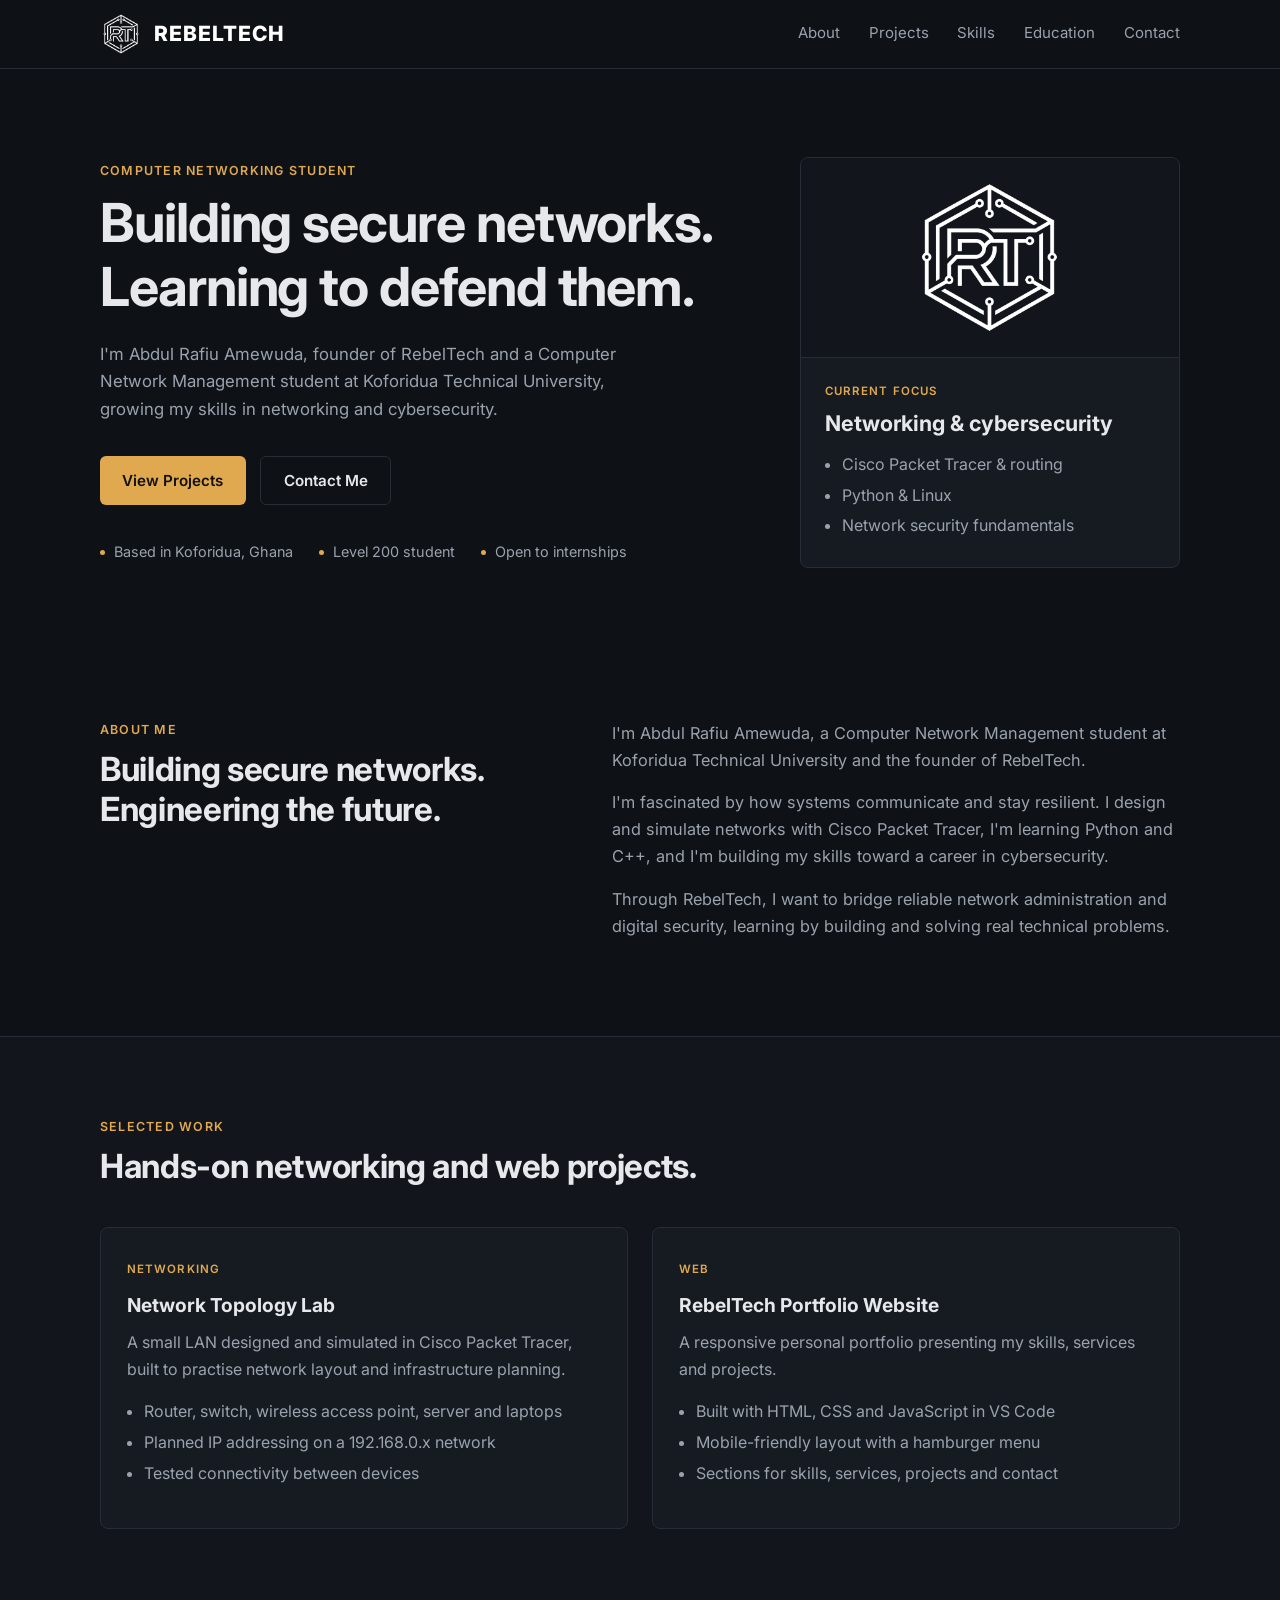
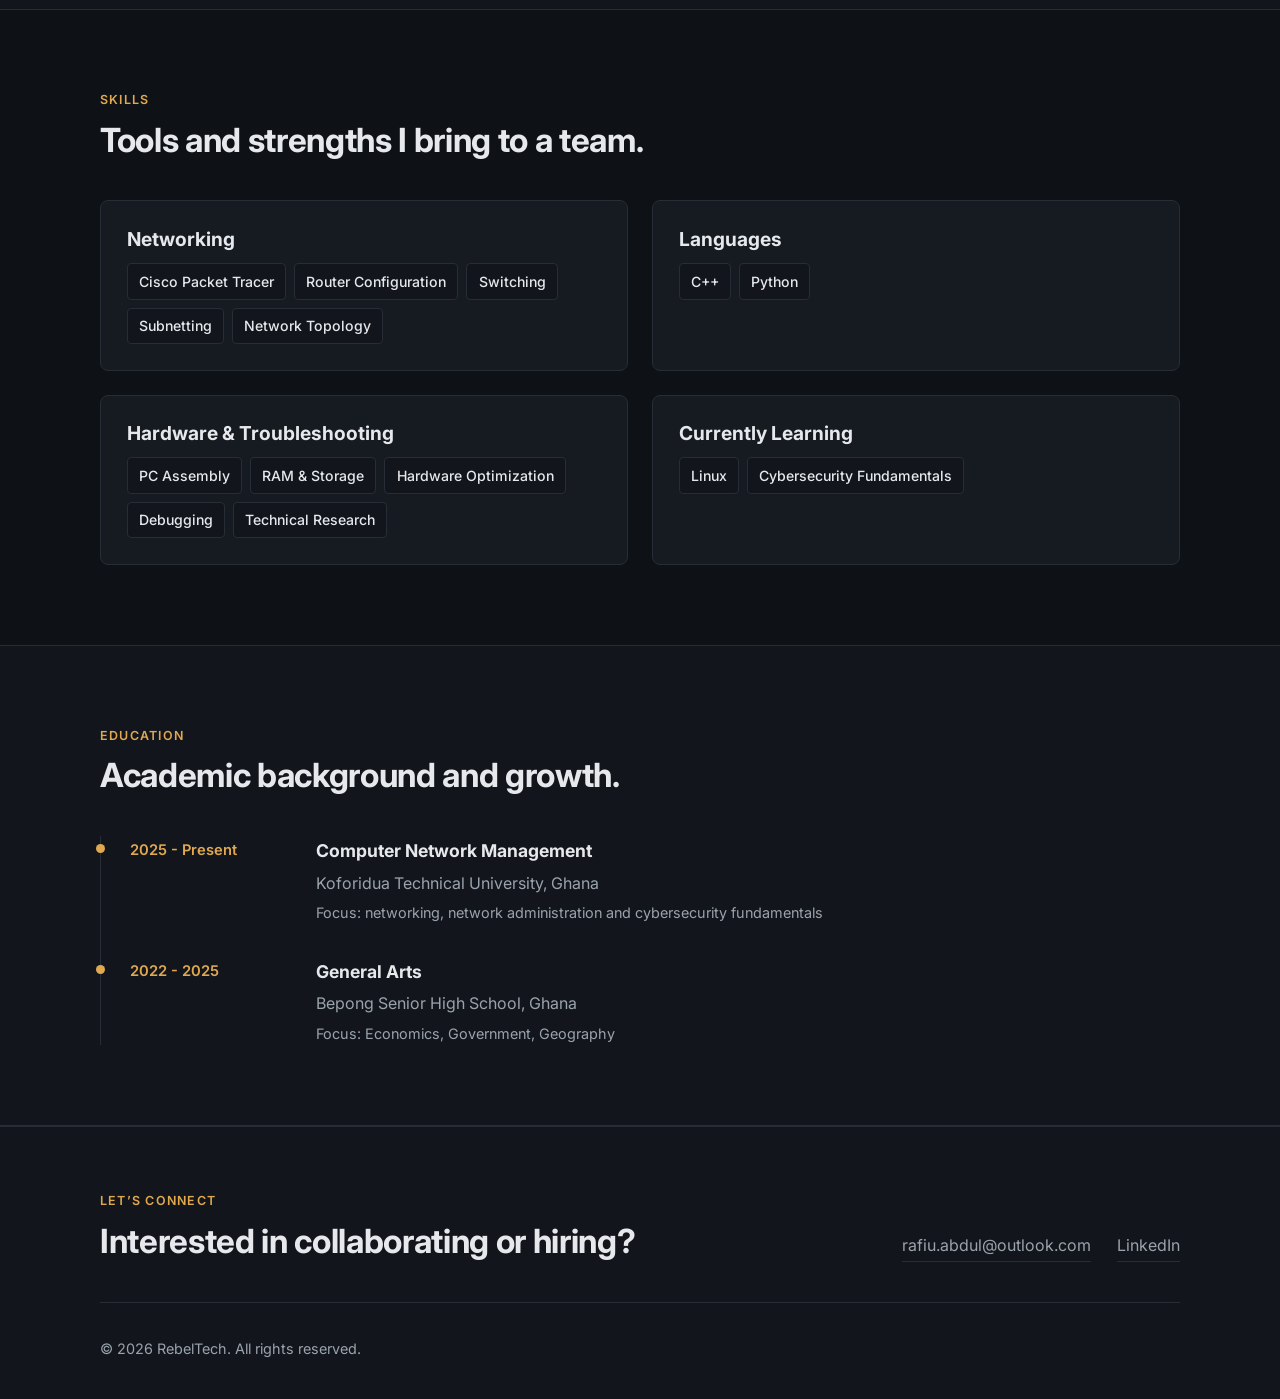
<file: index.html>
<!DOCTYPE html>
<html lang="en">
  <head>
    <meta charset="UTF-8" />
    <meta name="viewport" content="width=device-width, initial-scale=1.0" />
    <meta
      name="description"
      content="Student portfolio showcasing projects, skills, and academic experience."
    />
    <title>RebelTech | Student Portfolio</title>
    <link rel="icon" href="favicon.ico" sizes="any" />
    <link rel="icon" type="image/png" href="favicon.png" />
    <link rel="preconnect" href="https://fonts.googleapis.com" />
    <link rel="preconnect" href="https://fonts.gstatic.com" crossorigin />
    <link
      href="https://fonts.googleapis.com/css2?family=Inter:wght@400;500;600;700;800&display=swap"
      rel="stylesheet"
    />
    <link rel="stylesheet" href="styles.css" />
  </head>
  <body>
    <header class="site-header">
      <nav class="nav container">
        <a href="#top" class="brand">
    <img src="rebeltech_logo_header.png" alt="RebelTech Logo" class="brand-logo" />
    <span class="brand-name">REBELTECH</span>
        </a>
        <button class="nav-toggle" aria-label="Toggle navigation" aria-expanded="false">
          <span></span>
          <span></span>
          <span></span>
        </button>
        <div class="nav-menu">
          <a href="#about">About</a>
          <a href="#projects">Projects</a>
          <a href="#skills">Skills</a>
          <a href="#education">Education</a>
          <a href="#contact">Contact</a>
        </div>
      </nav>
    </header>

    <main id="top">
      <section class="hero">
        <div class="container hero-inner">
          <div class="hero-copy reveal">
            <p class="eyebrow">Computer Networking Student</p>
            <h1>Building secure networks. Learning to defend them.</h1>
              <p class="lead">
  I'm Abdul Rafiu Amewuda, founder of RebelTech and a Computer Network Management
  student at Koforidua Technical University, growing my skills in networking and cybersecurity.
              </p>
            <div class="cta-row">
              <a class="button primary" href="#projects">View Projects</a>
              <a class="button secondary" href="#contact">Contact Me</a>
            </div>
            <ul class="hero-meta" aria-label="Quick facts">
              <li>Based in Koforidua, Ghana</li>
              <li>Level 200 student</li>
              <li>Open to internships</li>
            </ul>
          </div>

          <div class="hero-card reveal">
            <div class="profile-card">
             <div class="avatar">
    <img src="rebeltech_logo_full.png" alt="RebelTech Circuit Logo">
             </div>
              <div class="card-body">
                <p class="card-label">Current focus</p>
                <h2>Networking &amp; cybersecurity</h2>
<ul>
  <li>Cisco Packet Tracer &amp; routing</li>
  <li>Python &amp; Linux</li>
  <li>Network security fundamentals</li>
</ul>
              </div>
            </div>
          </div>
        </div>
      </section>

      <section id="about" class="section">
        <div class="container two-column">
          <div class="section-heading reveal">
            <p class="eyebrow">About me</p>
            <h2>Building secure networks. Engineering the future.</h2>
          </div>
          <div class="about-copy reveal">
            <p>
              I'm Abdul Rafiu Amewuda, a Computer Network Management student at
              Koforidua Technical University and the founder of RebelTech.
            </p>
            <p>
              I'm fascinated by how systems communicate and stay resilient. I design and
              simulate networks with Cisco Packet Tracer, I'm learning Python and C++, and
              I'm building my skills toward a career in cybersecurity.
            </p>
            <p>
              Through RebelTech, I want to bridge reliable network administration and
              digital security, learning by building and solving real technical problems.
            </p>
          </div>
        </div>
      </section>

      <section id="projects" class="section alt">
        <div class="container">
          <div class="section-heading reveal">
            <p class="eyebrow">Selected work</p>
            <h2>Hands-on networking and web projects.</h2>
          </div>

          <div class="projects-grid">
            <article class="project-card reveal">
              <div class="project-badge">Networking</div>
              <h3>Network Topology Lab</h3>
              <p>
                A small LAN designed and simulated in Cisco Packet Tracer, built to
                practise network layout and infrastructure planning.
              </p>
              <ul>
                <li>Router, switch, wireless access point, server and laptops</li>
                <li>Planned IP addressing on a 192.168.0.x network</li>
                <li>Tested connectivity between devices</li>
              </ul>
            </article>

            <article class="project-card reveal">
              <div class="project-badge">Web</div>
              <h3>RebelTech Portfolio Website</h3>
              <p>
                A responsive personal portfolio presenting my skills, services and
                projects.
              </p>
              <ul>
                <li>Built with HTML, CSS and JavaScript in VS Code</li>
                <li>Mobile-friendly layout with a hamburger menu</li>
                <li>Sections for skills, services, projects and contact</li>
              </ul>
            </article>
          </div>
        </div>
      </section>

      <section id="skills" class="section">
        <div class="container">
          <div class="section-heading reveal">
            <p class="eyebrow">Skills</p>
            <h2>Tools and strengths I bring to a team.</h2>
          </div>

          <div class="skills-grid">
            <div class="skill-group reveal">
              <h3>Networking</h3>
              <div class="tag-list">
                <span>Cisco Packet Tracer</span>
                <span>Router Configuration</span>
                <span>Switching</span>
                <span>Subnetting</span>
                <span>Network Topology</span>
              </div>
            </div>

            <div class="skill-group reveal">
              <h3>Languages</h3>
              <div class="tag-list">
                <span>C++</span>
                <span>Python</span>
              </div>
            </div>

            <div class="skill-group reveal">
              <h3>Hardware &amp; Troubleshooting</h3>
              <div class="tag-list">
                <span>PC Assembly</span>
                <span>RAM &amp; Storage</span>
                <span>Hardware Optimization</span>
                <span>Debugging</span>
                <span>Technical Research</span>
              </div>
            </div>

            <div class="skill-group reveal">
              <h3>Currently Learning</h3>
              <div class="tag-list">
                <span>Linux</span>
                <span>Cybersecurity Fundamentals</span>
              </div>
            </div>
          </div>
        </div>
      </section>

      <section id="education" class="section alt">
        <div class="container">
          <div class="section-heading reveal">
            <p class="eyebrow">Education</p>
            <h2>Academic background and growth.</h2>
          </div>

          <div class="timeline reveal">
  <div class="timeline-item">
    <span class="year">2025 - Present</span>
    <div>
      <h3>Computer Network Management</h3>
      <p>Koforidua Technical University, Ghana</p>
      <small>Focus: networking, network administration and cybersecurity fundamentals</small>
    </div>
  </div>

  <div class="timeline-item">
    <span class="year">2022 - 2025</span>
    <div>
      <h3>General Arts</h3>
      <p>Bepong Senior High School, Ghana</p>
      <small>Focus: Economics, Government, Geography</small>
    </div>
  </div>
</div>
          </div>
        </div>
      </section>
    </main>

    <footer id="contact" class="site-footer">
      <div class="container footer-inner">
        <div>
          <p class="eyebrow">Let’s connect</p>
          <h2>Interested in collaborating or hiring?</h2>
        </div>
        <div class="contact-links">
          <a href="mailto:rafiu.abdul@outlook.com">rafiu.abdul@outlook.com</a>
          <a href="https://www.linkedin.com/in/abdul-rafiu-amewuda-6ab074422?utm_source=share_via&utm_content=profile&utm_medium=member_android" target="_blank" rel="noreferrer">LinkedIn</a>
        </div>
      </div>
      <div class="container footer-bottom">
        <p>© <span id="year"></span> RebelTech. All rights reserved.</p>
      </div>
    </footer>

    <script src="script.js"></script>
  </body>
</html>
</file>
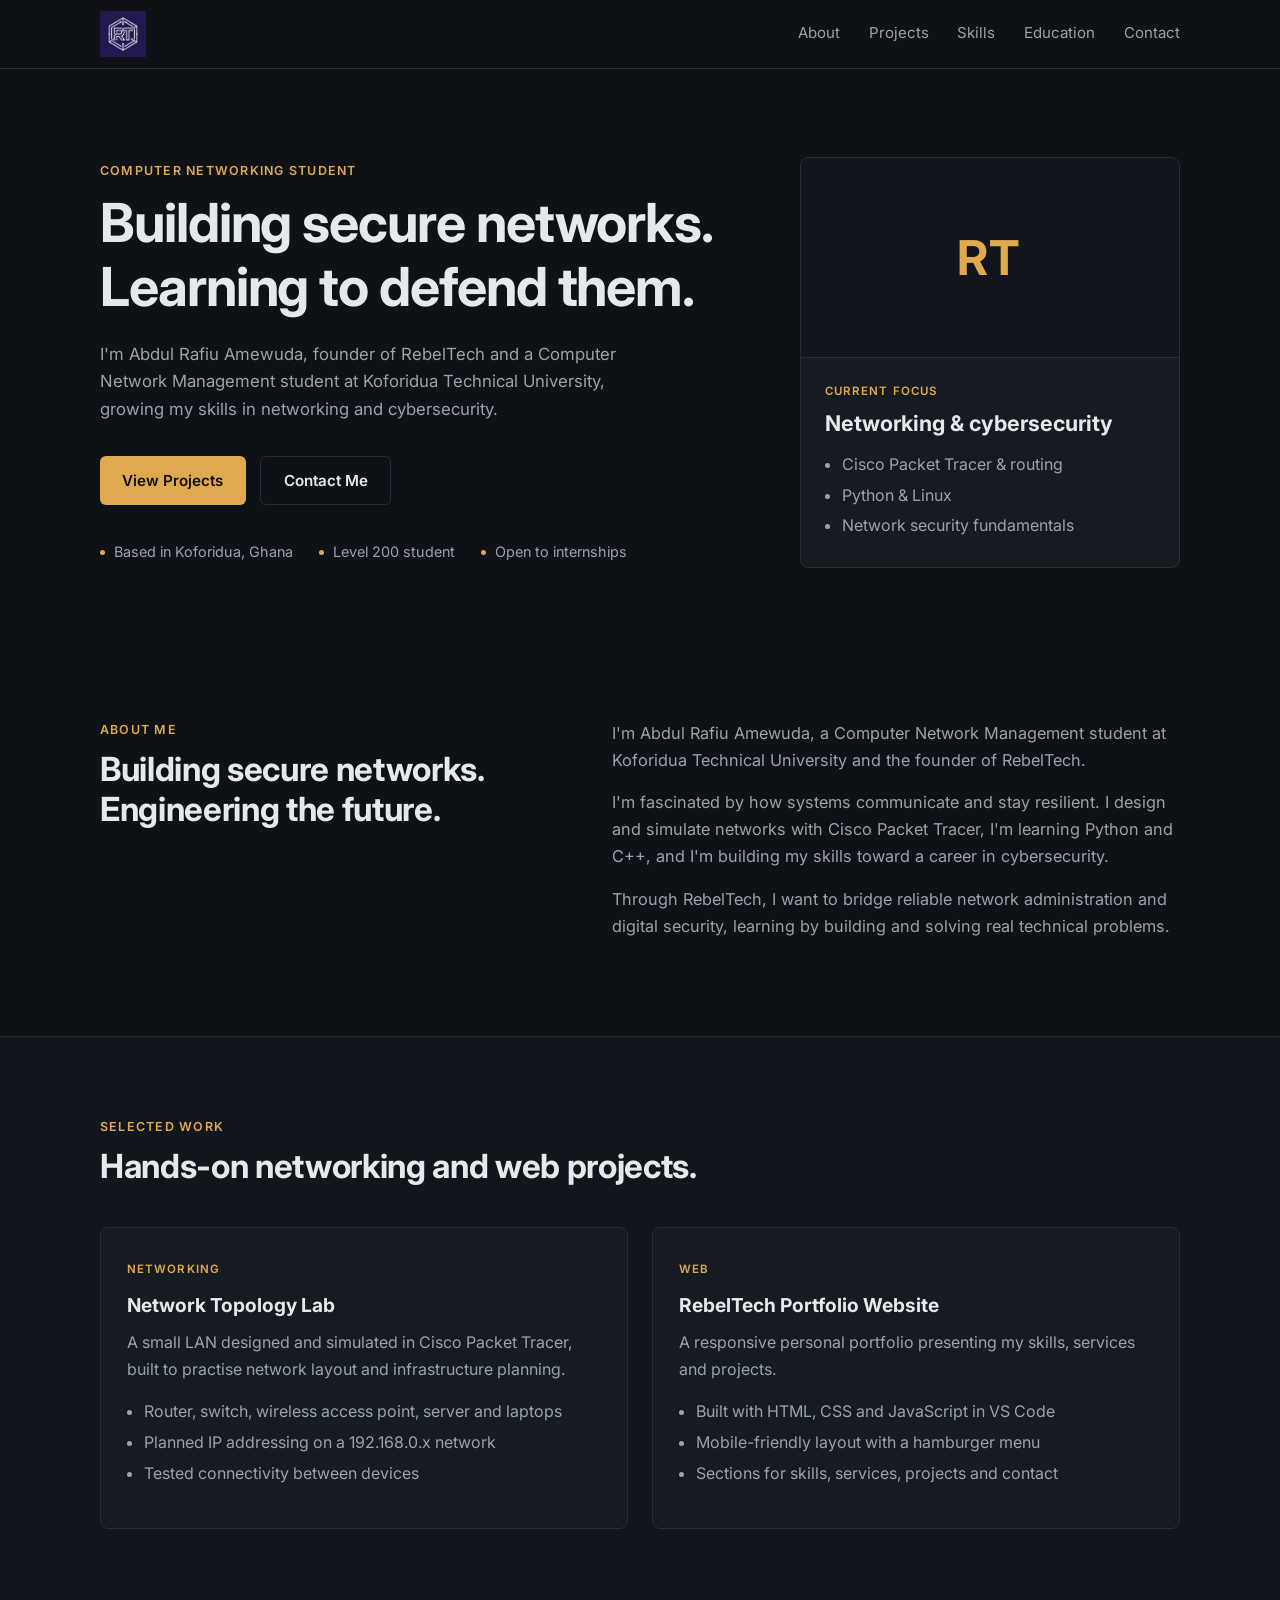
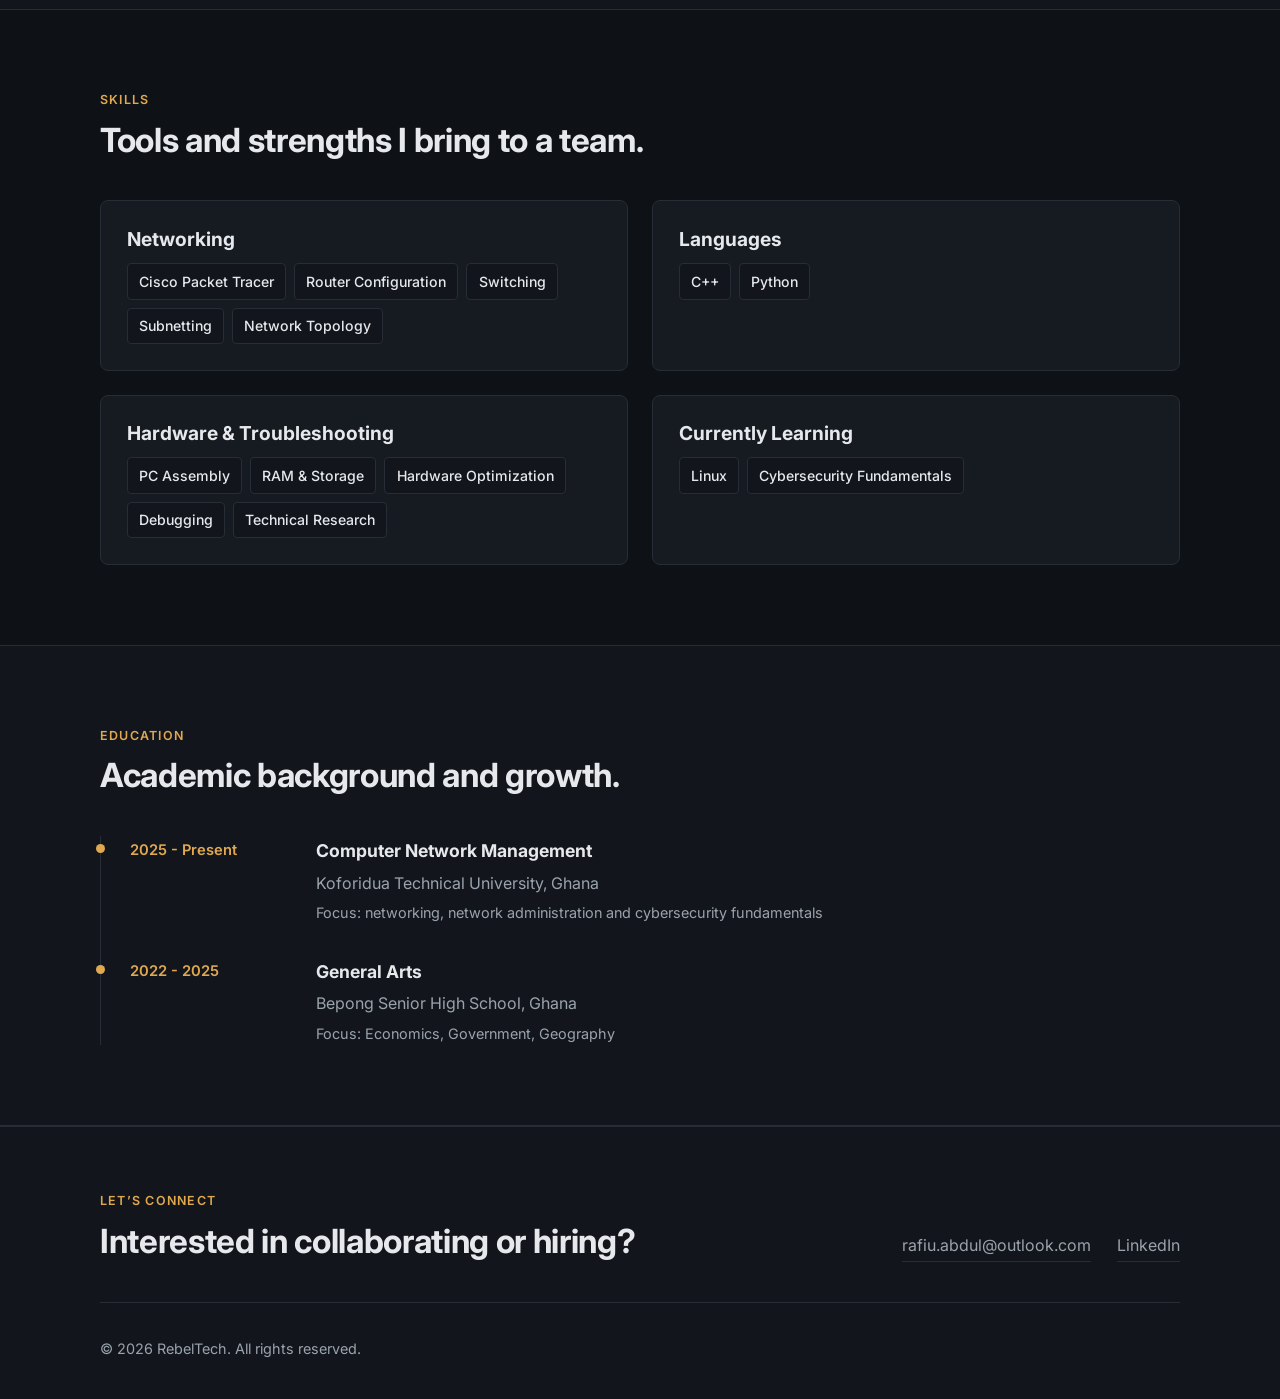
<file: ano/index.html>
<!DOCTYPE html>
<html lang="en">
  <head>
    <meta charset="UTF-8" />
    <meta name="viewport" content="width=device-width, initial-scale=1.0" />
    <meta
      name="description"
      content="Student portfolio showcasing projects, skills, and academic experience."
    />
    <title>RebelTech | Student Portfolio</title>
    <link rel="icon" href="favicon.ico" sizes="any" />
    <link rel="icon" type="image/png" href="favicon.png" />
    <link rel="preconnect" href="https://fonts.googleapis.com" />
    <link rel="preconnect" href="https://fonts.gstatic.com" crossorigin />
    <link
      href="https://fonts.googleapis.com/css2?family=Inter:wght@400;500;600;700;800&display=swap"
      rel="stylesheet"
    />
    <link rel="stylesheet" href="styles.css" />
  </head>
  <body>
    <header class="site-header">
      <nav class="nav container">
        <a href="#top" class="brand"><img src="rebeltech_logo_header.png" alt="RebelTech" class="brand-logo" /></a>
        <button class="nav-toggle" aria-label="Toggle navigation" aria-expanded="false">
          <span></span>
          <span></span>
          <span></span>
        </button>
        <div class="nav-menu">
          <a href="#about">About</a>
          <a href="#projects">Projects</a>
          <a href="#skills">Skills</a>
          <a href="#education">Education</a>
          <a href="#contact">Contact</a>
        </div>
      </nav>
    </header>

    <main id="top">
      <section class="hero">
        <div class="container hero-inner">
          <div class="hero-copy reveal">
            <p class="eyebrow">Computer Networking Student</p>
            <h1>Building secure networks. Learning to defend them.</h1>
              <p class="lead">
  I'm Abdul Rafiu Amewuda, founder of RebelTech and a Computer Network Management
  student at Koforidua Technical University, growing my skills in networking and cybersecurity.
              </p>
            <div class="cta-row">
              <a class="button primary" href="#projects">View Projects</a>
              <a class="button secondary" href="#contact">Contact Me</a>
            </div>
            <ul class="hero-meta" aria-label="Quick facts">
              <li>Based in Koforidua, Ghana</li>
              <li>Level 200 student</li>
              <li>Open to internships</li>
            </ul>
          </div>

          <div class="hero-card reveal">
            <div class="profile-card">
              <div class="avatar">RT</div>
              <div class="card-body">
                <p class="card-label">Current focus</p>
                <h2>Networking &amp; cybersecurity</h2>
<ul>
  <li>Cisco Packet Tracer &amp; routing</li>
  <li>Python &amp; Linux</li>
  <li>Network security fundamentals</li>
</ul>
              </div>
            </div>
          </div>
        </div>
      </section>

      <section id="about" class="section">
        <div class="container two-column">
          <div class="section-heading reveal">
            <p class="eyebrow">About me</p>
            <h2>Building secure networks. Engineering the future.</h2>
          </div>
          <div class="about-copy reveal">
            <p>
              I'm Abdul Rafiu Amewuda, a Computer Network Management student at
              Koforidua Technical University and the founder of RebelTech.
            </p>
            <p>
              I'm fascinated by how systems communicate and stay resilient. I design and
              simulate networks with Cisco Packet Tracer, I'm learning Python and C++, and
              I'm building my skills toward a career in cybersecurity.
            </p>
            <p>
              Through RebelTech, I want to bridge reliable network administration and
              digital security, learning by building and solving real technical problems.
            </p>
          </div>
        </div>
      </section>

      <section id="projects" class="section alt">
        <div class="container">
          <div class="section-heading reveal">
            <p class="eyebrow">Selected work</p>
            <h2>Hands-on networking and web projects.</h2>
          </div>

          <div class="projects-grid">
            <article class="project-card reveal">
              <div class="project-badge">Networking</div>
              <h3>Network Topology Lab</h3>
              <p>
                A small LAN designed and simulated in Cisco Packet Tracer, built to
                practise network layout and infrastructure planning.
              </p>
              <ul>
                <li>Router, switch, wireless access point, server and laptops</li>
                <li>Planned IP addressing on a 192.168.0.x network</li>
                <li>Tested connectivity between devices</li>
              </ul>
            </article>

            <article class="project-card reveal">
              <div class="project-badge">Web</div>
              <h3>RebelTech Portfolio Website</h3>
              <p>
                A responsive personal portfolio presenting my skills, services and
                projects.
              </p>
              <ul>
                <li>Built with HTML, CSS and JavaScript in VS Code</li>
                <li>Mobile-friendly layout with a hamburger menu</li>
                <li>Sections for skills, services, projects and contact</li>
              </ul>
            </article>
          </div>
        </div>
      </section>

      <section id="skills" class="section">
        <div class="container">
          <div class="section-heading reveal">
            <p class="eyebrow">Skills</p>
            <h2>Tools and strengths I bring to a team.</h2>
          </div>

          <div class="skills-grid">
            <div class="skill-group reveal">
              <h3>Networking</h3>
              <div class="tag-list">
                <span>Cisco Packet Tracer</span>
                <span>Router Configuration</span>
                <span>Switching</span>
                <span>Subnetting</span>
                <span>Network Topology</span>
              </div>
            </div>

            <div class="skill-group reveal">
              <h3>Languages</h3>
              <div class="tag-list">
                <span>C++</span>
                <span>Python</span>
              </div>
            </div>

            <div class="skill-group reveal">
              <h3>Hardware &amp; Troubleshooting</h3>
              <div class="tag-list">
                <span>PC Assembly</span>
                <span>RAM &amp; Storage</span>
                <span>Hardware Optimization</span>
                <span>Debugging</span>
                <span>Technical Research</span>
              </div>
            </div>

            <div class="skill-group reveal">
              <h3>Currently Learning</h3>
              <div class="tag-list">
                <span>Linux</span>
                <span>Cybersecurity Fundamentals</span>
              </div>
            </div>
          </div>
        </div>
      </section>

      <section id="education" class="section alt">
        <div class="container">
          <div class="section-heading reveal">
            <p class="eyebrow">Education</p>
            <h2>Academic background and growth.</h2>
          </div>

          <div class="timeline reveal">
  <div class="timeline-item">
    <span class="year">2025 - Present</span>
    <div>
      <h3>Computer Network Management</h3>
      <p>Koforidua Technical University, Ghana</p>
      <small>Focus: networking, network administration and cybersecurity fundamentals</small>
    </div>
  </div>

  <div class="timeline-item">
    <span class="year">2022 - 2025</span>
    <div>
      <h3>General Arts</h3>
      <p>Bepong Senior High School, Ghana</p>
      <small>Focus: Economics, Government, Geography</small>
    </div>
  </div>
</div>
          </div>
        </div>
      </section>
    </main>

    <footer id="contact" class="site-footer">
      <div class="container footer-inner">
        <div>
          <p class="eyebrow">Let’s connect</p>
          <h2>Interested in collaborating or hiring?</h2>
        </div>
        <div class="contact-links">
          <a href="mailto:rafiu.abdul@outlook.com">rafiu.abdul@outlook.com</a>
          <a href="https://www.linkedin.com/in/abdul-rafiu-amewuda-6ab074422?utm_source=share_via&utm_content=profile&utm_medium=member_android" target="_blank" rel="noreferrer">LinkedIn</a>
        </div>
      </div>
      <div class="container footer-bottom">
        <p>© <span id="year"></span> RebelTech. All rights reserved.</p>
      </div>
    </footer>

    <script src="script.js"></script>
  </body>
</html>
</file>
<file: styles.css>
:root {
  --bg: #0e1116;
  --bg-alt: #12161c;
  --surface: #161b22;
  --border: #262d36;
  --text: #e6e8eb;
  --muted: #9aa3ad;
  --accent: #e0a84f;
  --accent-hover: #f0bb66;
  --radius: 8px;
}

* {
  box-sizing: border-box;
}

html {
  scroll-behavior: smooth;
}

body {
  margin: 0;
  font-family: "Inter", system-ui, -apple-system, "Segoe UI", sans-serif;
  background: var(--bg);
  color: var(--text);
  line-height: 1.65;
  -webkit-font-smoothing: antialiased;
}

a {
  color: inherit;
  text-decoration: none;
}

img {
  max-width: 100%;
  display: block;
}

:focus-visible {
  outline: 2px solid var(--accent);
  outline-offset: 3px;
}

.container {
  width: min(1080px, calc(100% - 3rem));
  margin: 0 auto;
}

.section {
  padding: 5rem 0;
}

.section.alt {
  background: var(--bg-alt);
  border-top: 1px solid var(--border);
  border-bottom: 1px solid var(--border);
}

.eyebrow {
  margin: 0 0 0.6rem;
  font-size: 0.78rem;
  font-weight: 600;
  letter-spacing: 0.1em;
  text-transform: uppercase;
  color: var(--accent);
}

.section-heading {
  max-width: 680px;
  margin-bottom: 2.5rem;
}

.section-heading h2,
.hero-copy h1,
.site-footer h2 {
  margin: 0;
  line-height: 1.2;
  font-weight: 700;
}

.section-heading h2,
.site-footer h2 {
  font-size: clamp(1.6rem, 2.6vw, 2.2rem);
  letter-spacing: -0.01em;
}

/* Header */
.site-header {
  position: sticky;
  top: 0;
  z-index: 10;
  background: var(--bg);
  border-bottom: 1px solid var(--border);
}

.nav {
  display: flex;
  align-items: center;
  justify-content: space-between;
  min-height: 68px;
}

.brand {
  display: inline-flex;
  align-items: center;
  gap: 0.7rem;
  color: var(--text);
  text-decoration: none;
  font-size: 1.2rem;
  font-weight: 800;
  letter-spacing: 0.015em;
}

.brand-name span {
  color: var(--accent);
}

.nav-menu {
  display: flex;
  align-items: center;
  gap: 1.8rem;
}

.nav-menu a {
  color: var(--muted);
  font-size: 0.94rem;
  padding: 0.3rem 0;
  border-bottom: 2px solid transparent;
  transition: color 0.2s ease, border-color 0.2s ease;
}

.nav-menu a:hover,
.nav-menu a:focus-visible {
  color: var(--text);
  border-bottom-color: var(--accent);
}

.nav-toggle {
  display: none;
  flex-direction: column;
  gap: 5px;
  background: transparent;
  border: 0;
  cursor: pointer;
  padding: 0.4rem;
}

.nav-toggle span {
  width: 24px;
  height: 2px;
  background: var(--text);
}

/* Hero */
.hero {
  padding: 5.5rem 0 4.5rem;
}

.hero-inner {
  display: grid;
  grid-template-columns: 1.25fr 0.75fr;
  align-items: center;
  gap: 4rem;
}

.hero-copy h1 {
  font-size: clamp(2.2rem, 4.2vw, 3.4rem);
  letter-spacing: -0.02em;
  max-width: 620px;
}

.lead {
  color: var(--muted);
  font-size: 1.05rem;
  max-width: 540px;
  margin: 1.3rem 0 2rem;
}

.cta-row {
  display: flex;
  flex-wrap: wrap;
  gap: 0.9rem;
}

.button {
  display: inline-flex;
  align-items: center;
  justify-content: center;
  min-height: 44px;
  padding: 0.7rem 1.4rem;
  border-radius: 6px;
  font-weight: 600;
  font-size: 0.95rem;
  transition: background 0.2s ease, border-color 0.2s ease;
}

.button.primary {
  background: var(--accent);
  color: #14110a;
}

.button.primary:hover {
  background: var(--accent-hover);
}

.button.secondary {
  border: 1px solid var(--border);
  color: var(--text);
}

.button.secondary:hover {
  border-color: var(--muted);
}

.hero-meta {
  list-style: none;
  padding: 0;
  margin: 2.2rem 0 0;
  display: flex;
  flex-wrap: wrap;
  gap: 0.6rem 1.6rem;
  color: var(--muted);
  font-size: 0.9rem;
}

.hero-meta li {
  position: relative;
  padding-left: 0.9rem;
}

.hero-meta li::before {
  content: "";
  position: absolute;
  left: 0;
  top: 0.6rem;
  width: 5px;
  height: 5px;
  border-radius: 50%;
  background: var(--accent);
}

.hero-card {
  display: flex;
  justify-content: center;
}

.profile-card {
  width: min(100%, 380px);
  background: var(--surface);
  border: 1px solid var(--border);
  border-radius: var(--radius);
  overflow: hidden;
}

.avatar {
  display: grid;
  place-items: center;
  height: 200px;
  background: var(--bg-alt);
  border-bottom: 1px solid var(--border);
  padding: 1.25rem;
}

.avatar img {
  width: 150px;
  height: 150px;
  object-fit: contain;
  display: block;
}

.card-body {
  padding: 1.5rem;
}

.card-label {
  margin: 0 0 0.5rem;
  color: var(--accent);
  text-transform: uppercase;
  letter-spacing: 0.1em;
  font-size: 0.72rem;
  font-weight: 600;
}

.card-body h2 {
  margin: 0 0 0.9rem;
  font-size: 1.35rem;
  line-height: 1.3;
}

.card-body ul {
  margin: 0;
  padding-left: 1.1rem;
  color: var(--muted);
}

.card-body li {
  margin-bottom: 0.25rem;
}

/* About */
.two-column {
  display: grid;
  grid-template-columns: 0.9fr 1.1fr;
  gap: 3rem;
  align-items: flex-start;
}

.about-copy p {
  color: var(--muted);
  font-size: 1.02rem;
  margin: 0 0 1rem;
}

/* Projects and skills */
.projects-grid {
  display: grid;
  grid-template-columns: repeat(auto-fit, minmax(300px, 1fr));
  gap: 1.5rem;
}

.skills-grid {
  display: grid;
  grid-template-columns: repeat(2, minmax(0, 1fr));
  gap: 1.5rem;
}

.project-card,
.skill-group {
  background: var(--surface);
  border: 1px solid var(--border);
  border-radius: var(--radius);
  padding: 1.6rem;
  transition: border-color 0.2s ease;
}

.project-card:hover,
.skill-group:hover {
  border-color: #3a434e;
}

.project-badge {
  display: inline-block;
  margin-bottom: 0.9rem;
  color: var(--accent);
  font-size: 0.72rem;
  font-weight: 600;
  letter-spacing: 0.1em;
  text-transform: uppercase;
}

.project-card h3,
.skill-group h3 {
  margin: 0 0 0.7rem;
  font-size: 1.2rem;
  line-height: 1.3;
}

.project-card p,
.skill-group p {
  color: var(--muted);
  margin: 0 0 1rem;
}

.project-card ul {
  margin: 0 0 1rem;
  padding-left: 1.1rem;
  color: var(--muted);
}

.project-card li {
  margin-bottom: 0.3rem;
}

.project-card a {
  color: var(--accent);
  font-weight: 600;
}

.project-card a:hover {
  text-decoration: underline;
}

.tag-list {
  display: flex;
  flex-wrap: wrap;
  gap: 0.5rem;
}

.tag-list span {
  border-radius: 4px;
  padding: 0.35rem 0.7rem;
  background: var(--bg-alt);
  border: 1px solid var(--border);
  color: var(--text);
  font-weight: 500;
  font-size: 0.88rem;
}

/* Education */
.timeline {
  display: grid;
  gap: 0;
  max-width: 820px;
  border-left: 1px solid var(--border);
}

.timeline-item {
  display: grid;
  grid-template-columns: 170px 1fr;
  gap: 1rem;
  align-items: flex-start;
  padding: 0 0 2rem 1.8rem;
  position: relative;
}

.timeline-item:last-child {
  padding-bottom: 0;
}

.timeline-item::before {
  content: "";
  position: absolute;
  left: -5px;
  top: 0.5rem;
  width: 9px;
  height: 9px;
  border-radius: 50%;
  background: var(--accent);
}

.year {
  font-weight: 600;
  font-size: 0.92rem;
  color: var(--accent);
  padding-top: 0.15rem;
}

.timeline-item h3 {
  margin: 0 0 0.3rem;
  font-size: 1.1rem;
}

.timeline-item p,
.timeline-item small {
  display: block;
  margin: 0;
  color: var(--muted);
}

.timeline-item small {
  margin-top: 0.3rem;
  font-size: 0.9rem;
}

/* Footer */
.site-footer {
  padding: 4rem 0 1.5rem;
  background: var(--bg-alt);
  border-top: 1px solid var(--border);
}

.footer-inner {
  display: flex;
  justify-content: space-between;
  align-items: flex-end;
  gap: 2rem;
  padding-bottom: 2.5rem;
}

.contact-links {
  display: flex;
  flex-wrap: wrap;
  gap: 0.8rem 1.6rem;
  color: var(--muted);
}

.contact-links a {
  border-bottom: 1px solid var(--border);
  padding-bottom: 2px;
  transition: color 0.2s ease, border-color 0.2s ease;
}

.contact-links a:hover {
  color: var(--accent);
  border-color: var(--accent);
}

.footer-bottom {
  padding-top: 1.25rem;
  border-top: 1px solid var(--border);
  color: var(--muted);
  font-size: 0.9rem;
}

/* Scroll reveal (subtle) */
.reveal {
  opacity: 0;
  transform: translateY(10px);
  transition: opacity 0.45s ease, transform 0.45s ease;
}

.reveal.visible {
  opacity: 1;
  transform: translateY(0);
}

@media (prefers-reduced-motion: reduce) {
  html {
    scroll-behavior: auto;
  }
  .reveal {
    opacity: 1;
    transform: none;
    transition: none;
  }
}

/* Tablet and mobile */
@media (max-width: 840px) {
  .hero-inner,
  .two-column,
  .skills-grid {
    grid-template-columns: 1fr;
  }

  .hero-inner {
    gap: 2.5rem;
  }

  .footer-inner {
    flex-direction: column;
    align-items: flex-start;
  }

  .timeline-item {
    grid-template-columns: 1fr;
    gap: 0.3rem;
  }

  .nav-toggle {
    display: flex;
  }

  .nav-menu {
    position: absolute;
    top: 68px;
    left: 0;
    right: 0;
    display: none;
    flex-direction: column;
    align-items: flex-start;
    gap: 0.4rem;
    padding: 1rem 1.5rem 1.2rem;
    background: var(--bg);
    border-bottom: 1px solid var(--border);
  }

  .nav-menu.open {
    display: flex;
  }
}

@media (max-width: 540px) {
  .hero {
    padding-top: 3.5rem;
  }

  .section {
    padding: 3.5rem 0;
  }

  .cta-row {
    flex-direction: column;
    align-items: stretch;
  }
}
.brand-logo {
  height: 46px;
  width: 46px;
  object-fit: contain;
  display: block;
  flex: 0 0 auto;
}
/* NEW REBELTECH BRANDING */

.brand {
    display: flex;
    align-items: center;
    gap: 12px;
    text-decoration: none;
}

.brand-logo {
    width: 42px;
    height: 42px;
    object-fit: contain;
}

.brand-name {
    font-size: 21px;
    font-weight: 800;
    letter-spacing: 1px;
    color: #ffffff;
}

.avatar {
    display: flex;
    align-items: center;
    justify-content: center;
    overflow: hidden;
}

.avatar img {
    width: 100%;
    height: 100%;
    max-width: 190px;
    max-height: 190px;
    object-fit: contain;
}
</file>
<file: ano/styles.css>
:root {
  --bg: #0e1116;
  --bg-alt: #12161c;
  --surface: #161b22;
  --border: #262d36;
  --text: #e6e8eb;
  --muted: #9aa3ad;
  --accent: #e0a84f;
  --accent-hover: #f0bb66;
  --radius: 8px;
}

* {
  box-sizing: border-box;
}

html {
  scroll-behavior: smooth;
}

body {
  margin: 0;
  font-family: "Inter", system-ui, -apple-system, "Segoe UI", sans-serif;
  background: var(--bg);
  color: var(--text);
  line-height: 1.65;
  -webkit-font-smoothing: antialiased;
}

a {
  color: inherit;
  text-decoration: none;
}

img {
  max-width: 100%;
  display: block;
}

:focus-visible {
  outline: 2px solid var(--accent);
  outline-offset: 3px;
}

.container {
  width: min(1080px, calc(100% - 3rem));
  margin: 0 auto;
}

.section {
  padding: 5rem 0;
}

.section.alt {
  background: var(--bg-alt);
  border-top: 1px solid var(--border);
  border-bottom: 1px solid var(--border);
}

.eyebrow {
  margin: 0 0 0.6rem;
  font-size: 0.78rem;
  font-weight: 600;
  letter-spacing: 0.1em;
  text-transform: uppercase;
  color: var(--accent);
}

.section-heading {
  max-width: 680px;
  margin-bottom: 2.5rem;
}

.section-heading h2,
.hero-copy h1,
.site-footer h2 {
  margin: 0;
  line-height: 1.2;
  font-weight: 700;
}

.section-heading h2,
.site-footer h2 {
  font-size: clamp(1.6rem, 2.6vw, 2.2rem);
  letter-spacing: -0.01em;
}

/* Header */
.site-header {
  position: sticky;
  top: 0;
  z-index: 10;
  background: var(--bg);
  border-bottom: 1px solid var(--border);
}

.nav {
  display: flex;
  align-items: center;
  justify-content: space-between;
  min-height: 68px;
}

.brand {
  font-size: 1.2rem;
  font-weight: 700;
  letter-spacing: -0.01em;
}

.brand span {
  color: var(--accent);
}

.nav-menu {
  display: flex;
  align-items: center;
  gap: 1.8rem;
}

.nav-menu a {
  color: var(--muted);
  font-size: 0.94rem;
  padding: 0.3rem 0;
  border-bottom: 2px solid transparent;
  transition: color 0.2s ease, border-color 0.2s ease;
}

.nav-menu a:hover,
.nav-menu a:focus-visible {
  color: var(--text);
  border-bottom-color: var(--accent);
}

.nav-toggle {
  display: none;
  flex-direction: column;
  gap: 5px;
  background: transparent;
  border: 0;
  cursor: pointer;
  padding: 0.4rem;
}

.nav-toggle span {
  width: 24px;
  height: 2px;
  background: var(--text);
}

/* Hero */
.hero {
  padding: 5.5rem 0 4.5rem;
}

.hero-inner {
  display: grid;
  grid-template-columns: 1.25fr 0.75fr;
  align-items: center;
  gap: 4rem;
}

.hero-copy h1 {
  font-size: clamp(2.2rem, 4.2vw, 3.4rem);
  letter-spacing: -0.02em;
  max-width: 620px;
}

.lead {
  color: var(--muted);
  font-size: 1.05rem;
  max-width: 540px;
  margin: 1.3rem 0 2rem;
}

.cta-row {
  display: flex;
  flex-wrap: wrap;
  gap: 0.9rem;
}

.button {
  display: inline-flex;
  align-items: center;
  justify-content: center;
  min-height: 44px;
  padding: 0.7rem 1.4rem;
  border-radius: 6px;
  font-weight: 600;
  font-size: 0.95rem;
  transition: background 0.2s ease, border-color 0.2s ease;
}

.button.primary {
  background: var(--accent);
  color: #14110a;
}

.button.primary:hover {
  background: var(--accent-hover);
}

.button.secondary {
  border: 1px solid var(--border);
  color: var(--text);
}

.button.secondary:hover {
  border-color: var(--muted);
}

.hero-meta {
  list-style: none;
  padding: 0;
  margin: 2.2rem 0 0;
  display: flex;
  flex-wrap: wrap;
  gap: 0.6rem 1.6rem;
  color: var(--muted);
  font-size: 0.9rem;
}

.hero-meta li {
  position: relative;
  padding-left: 0.9rem;
}

.hero-meta li::before {
  content: "";
  position: absolute;
  left: 0;
  top: 0.6rem;
  width: 5px;
  height: 5px;
  border-radius: 50%;
  background: var(--accent);
}

.hero-card {
  display: flex;
  justify-content: center;
}

.profile-card {
  width: min(100%, 380px);
  background: var(--surface);
  border: 1px solid var(--border);
  border-radius: var(--radius);
  overflow: hidden;
}

.avatar {
  display: grid;
  place-items: center;
  height: 200px;
  background: var(--bg-alt);
  border-bottom: 1px solid var(--border);
  font-size: 3rem;
  font-weight: 700;
  letter-spacing: 0.04em;
  color: var(--accent);
}

.avatar img {
  width: 100%;
  height: 100%;
  object-fit: cover;
}

.card-body {
  padding: 1.5rem;
}

.card-label {
  margin: 0 0 0.5rem;
  color: var(--accent);
  text-transform: uppercase;
  letter-spacing: 0.1em;
  font-size: 0.72rem;
  font-weight: 600;
}

.card-body h2 {
  margin: 0 0 0.9rem;
  font-size: 1.35rem;
  line-height: 1.3;
}

.card-body ul {
  margin: 0;
  padding-left: 1.1rem;
  color: var(--muted);
}

.card-body li {
  margin-bottom: 0.25rem;
}

/* About */
.two-column {
  display: grid;
  grid-template-columns: 0.9fr 1.1fr;
  gap: 3rem;
  align-items: flex-start;
}

.about-copy p {
  color: var(--muted);
  font-size: 1.02rem;
  margin: 0 0 1rem;
}

/* Projects and skills */
.projects-grid {
  display: grid;
  grid-template-columns: repeat(auto-fit, minmax(300px, 1fr));
  gap: 1.5rem;
}

.skills-grid {
  display: grid;
  grid-template-columns: repeat(2, minmax(0, 1fr));
  gap: 1.5rem;
}

.project-card,
.skill-group {
  background: var(--surface);
  border: 1px solid var(--border);
  border-radius: var(--radius);
  padding: 1.6rem;
  transition: border-color 0.2s ease;
}

.project-card:hover,
.skill-group:hover {
  border-color: #3a434e;
}

.project-badge {
  display: inline-block;
  margin-bottom: 0.9rem;
  color: var(--accent);
  font-size: 0.72rem;
  font-weight: 600;
  letter-spacing: 0.1em;
  text-transform: uppercase;
}

.project-card h3,
.skill-group h3 {
  margin: 0 0 0.7rem;
  font-size: 1.2rem;
  line-height: 1.3;
}

.project-card p,
.skill-group p {
  color: var(--muted);
  margin: 0 0 1rem;
}

.project-card ul {
  margin: 0 0 1rem;
  padding-left: 1.1rem;
  color: var(--muted);
}

.project-card li {
  margin-bottom: 0.3rem;
}

.project-card a {
  color: var(--accent);
  font-weight: 600;
}

.project-card a:hover {
  text-decoration: underline;
}

.tag-list {
  display: flex;
  flex-wrap: wrap;
  gap: 0.5rem;
}

.tag-list span {
  border-radius: 4px;
  padding: 0.35rem 0.7rem;
  background: var(--bg-alt);
  border: 1px solid var(--border);
  color: var(--text);
  font-weight: 500;
  font-size: 0.88rem;
}

/* Education */
.timeline {
  display: grid;
  gap: 0;
  max-width: 820px;
  border-left: 1px solid var(--border);
}

.timeline-item {
  display: grid;
  grid-template-columns: 170px 1fr;
  gap: 1rem;
  align-items: flex-start;
  padding: 0 0 2rem 1.8rem;
  position: relative;
}

.timeline-item:last-child {
  padding-bottom: 0;
}

.timeline-item::before {
  content: "";
  position: absolute;
  left: -5px;
  top: 0.5rem;
  width: 9px;
  height: 9px;
  border-radius: 50%;
  background: var(--accent);
}

.year {
  font-weight: 600;
  font-size: 0.92rem;
  color: var(--accent);
  padding-top: 0.15rem;
}

.timeline-item h3 {
  margin: 0 0 0.3rem;
  font-size: 1.1rem;
}

.timeline-item p,
.timeline-item small {
  display: block;
  margin: 0;
  color: var(--muted);
}

.timeline-item small {
  margin-top: 0.3rem;
  font-size: 0.9rem;
}

/* Footer */
.site-footer {
  padding: 4rem 0 1.5rem;
  background: var(--bg-alt);
  border-top: 1px solid var(--border);
}

.footer-inner {
  display: flex;
  justify-content: space-between;
  align-items: flex-end;
  gap: 2rem;
  padding-bottom: 2.5rem;
}

.contact-links {
  display: flex;
  flex-wrap: wrap;
  gap: 0.8rem 1.6rem;
  color: var(--muted);
}

.contact-links a {
  border-bottom: 1px solid var(--border);
  padding-bottom: 2px;
  transition: color 0.2s ease, border-color 0.2s ease;
}

.contact-links a:hover {
  color: var(--accent);
  border-color: var(--accent);
}

.footer-bottom {
  padding-top: 1.25rem;
  border-top: 1px solid var(--border);
  color: var(--muted);
  font-size: 0.9rem;
}

/* Scroll reveal (subtle) */
.reveal {
  opacity: 0;
  transform: translateY(10px);
  transition: opacity 0.45s ease, transform 0.45s ease;
}

.reveal.visible {
  opacity: 1;
  transform: translateY(0);
}

@media (prefers-reduced-motion: reduce) {
  html {
    scroll-behavior: auto;
  }
  .reveal {
    opacity: 1;
    transform: none;
    transition: none;
  }
}

/* Tablet and mobile */
@media (max-width: 840px) {
  .hero-inner,
  .two-column,
  .skills-grid {
    grid-template-columns: 1fr;
  }

  .hero-inner {
    gap: 2.5rem;
  }

  .footer-inner {
    flex-direction: column;
    align-items: flex-start;
  }

  .timeline-item {
    grid-template-columns: 1fr;
    gap: 0.3rem;
  }

  .nav-toggle {
    display: flex;
  }

  .nav-menu {
    position: absolute;
    top: 68px;
    left: 0;
    right: 0;
    display: none;
    flex-direction: column;
    align-items: flex-start;
    gap: 0.4rem;
    padding: 1rem 1.5rem 1.2rem;
    background: var(--bg);
    border-bottom: 1px solid var(--border);
  }

  .nav-menu.open {
    display: flex;
  }
}

@media (max-width: 540px) {
  .hero {
    padding-top: 3.5rem;
  }

  .section {
    padding: 3.5rem 0;
  }

  .cta-row {
    flex-direction: column;
    align-items: stretch;
  }
}
.brand-logo {
  height: 46px;
  width: auto;
  display: block;
}
</file>
